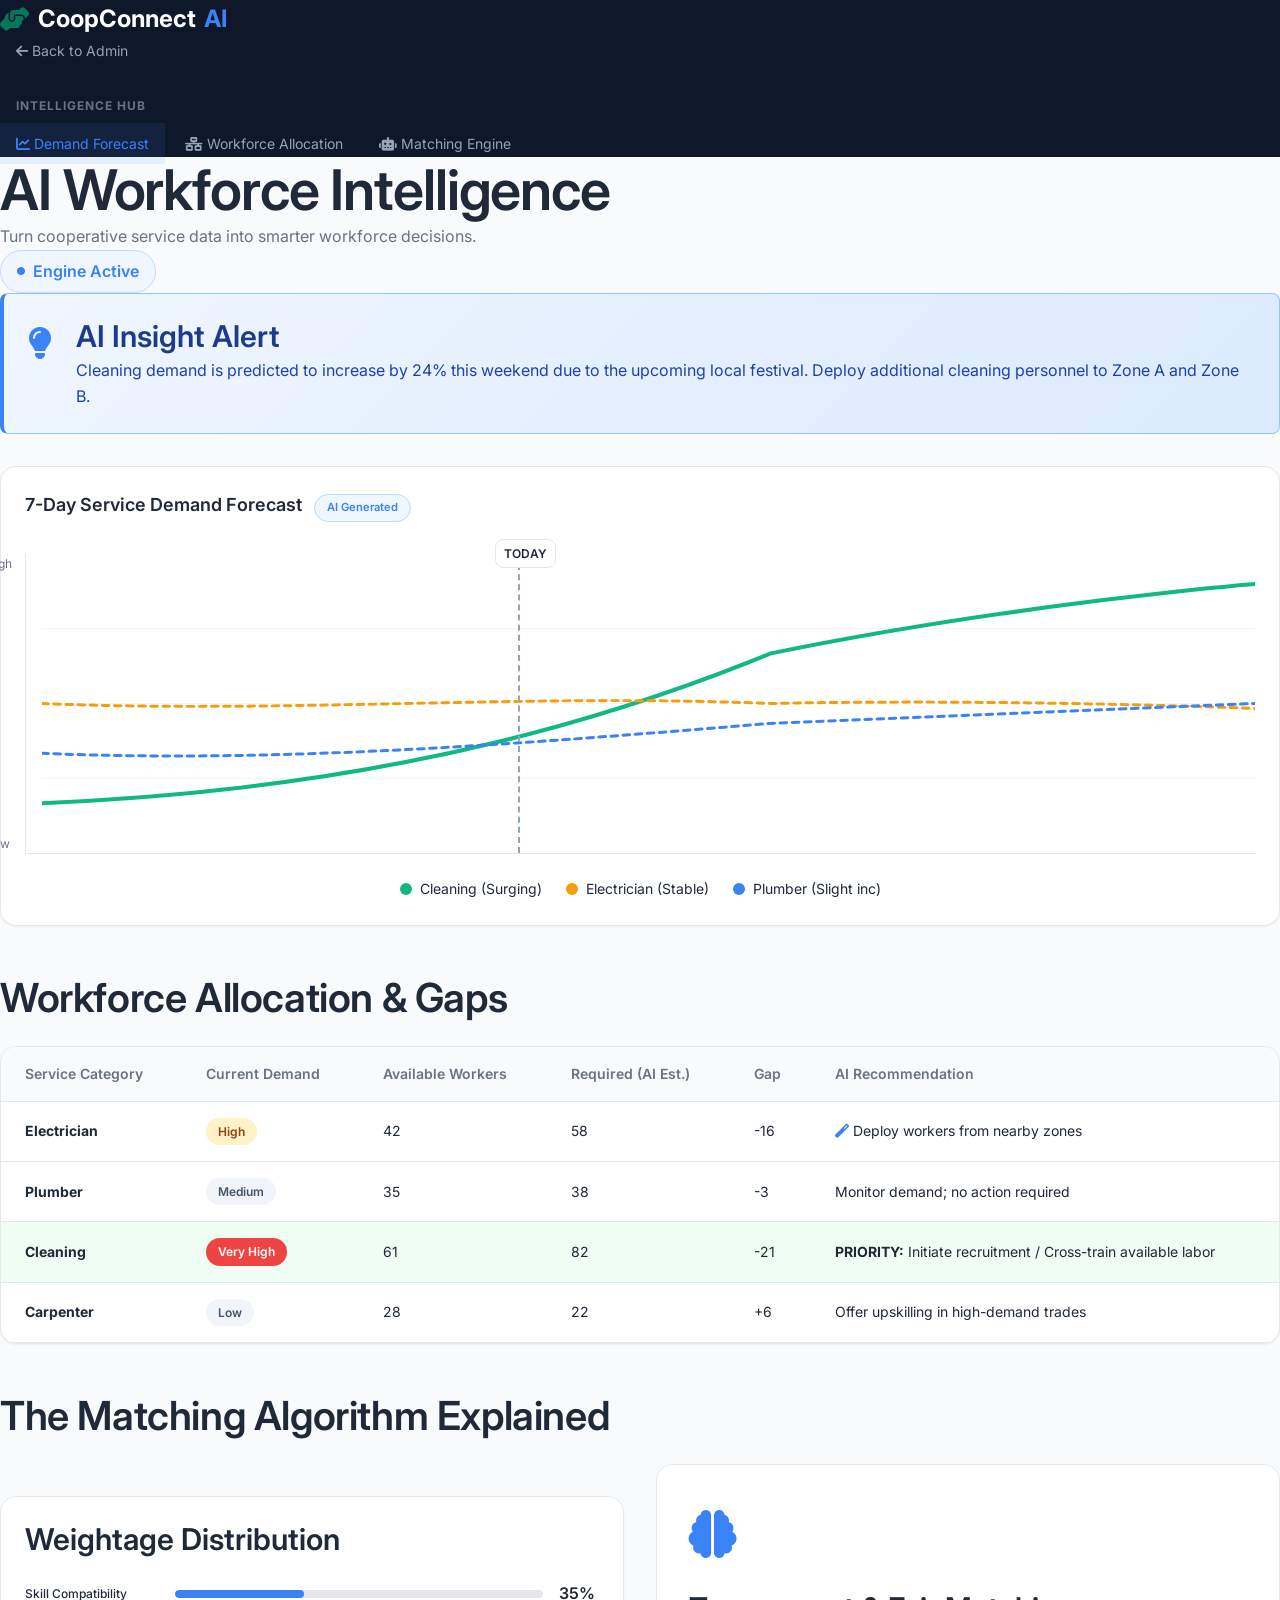
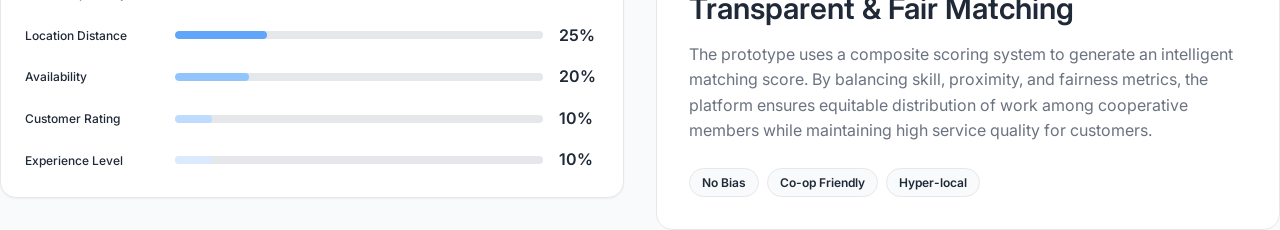
<file: ai-insights.html>
<!DOCTYPE html>
<html lang="en">
<head>
    <meta charset="UTF-8">
    <meta name="viewport" content="width=device-width, initial-scale=1.0">
    <title>AI Insights - CoopConnect AI</title>
    <link rel="stylesheet" href="css/style.css">
    <link rel="stylesheet" href="css/admin.css">
    <link rel="stylesheet" href="https://cdnjs.cloudflare.com/ajax/libs/font-awesome/6.4.0/css/all.min.css">
</head>
<body>
    <div class="app-layout">
        <aside class="sidebar admin-sidebar">
            <div class="sidebar-header">
                <a href="index.html" class="logo">
                    <i class="fas fa-hands-helping text-primary"></i> CoopConnect <span style="color: var(--ai);">AI</span>
                </a>
            </div>
            
            <nav class="sidebar-nav">
                <a href="admin.html" class="nav-item"><i class="fas fa-arrow-left"></i> Back to Admin</a>
                <div style="margin: 2rem 0 1rem; padding-left: 1rem; font-size: 0.75rem; color: #64748b; text-transform: uppercase; font-weight: 700; letter-spacing: 1px;">Intelligence Hub</div>
                <a href="#forecast" class="nav-item active" style="background: rgba(59, 130, 246, 0.1); color: var(--ai);"><i class="fas fa-chart-line"></i> Demand Forecast</a>
                <a href="#allocation" class="nav-item"><i class="fas fa-network-wired"></i> Workforce Allocation</a>
                <a href="#matching" class="nav-item"><i class="fas fa-robot"></i> Matching Engine</a>
            </nav>
        </aside>

        <main class="main-content">
            <header class="dashboard-header animate-fade-in-up">
                <div class="user-greeting">
                    <h1>AI Workforce Intelligence</h1>
                    <p class="text-muted">Turn cooperative service data into smarter workforce decisions.</p>
                </div>
                <div class="badge badge-ai" style="font-size: 1rem; padding: 0.5rem 1rem;"><i class="fas fa-circle text-ai" style="font-size: 0.5rem; margin-right: 0.5rem; animation: pulse 2s infinite;"></i> Engine Active</div>
            </header>

            <!-- Demand Forecast -->
            <section id="forecast" class="animate-fade-in-up" style="animation-delay: 0.1s; margin-bottom: 3rem;">
                <div class="ai-insight-banner mb-6" style="margin-bottom: 2rem;">
                    <div class="ai-insight-icon"><i class="fas fa-lightbulb"></i></div>
                    <div>
                        <h3 style="color: #1e3a8a; margin-bottom: 0.25rem;">AI Insight Alert</h3>
                        <p style="color: #1e40af;">Cleaning demand is predicted to increase by 24% this weekend due to the upcoming local festival. Deploy additional cleaning personnel to Zone A and Zone B.</p>
                    </div>
                </div>

                <div class="admin-chart-card">
                    <div class="chart-title">
                        <span>7-Day Service Demand Forecast <span class="badge badge-ai" style="font-size: 0.7rem; margin-left: 0.5rem;">AI Generated</span></span>
                    </div>
                    
                    <div style="position: relative; height: 300px; margin-top: 2rem; border-left: 1px solid var(--border); border-bottom: 1px solid var(--border); padding-left: 1rem;">
                        <!-- Y Axis labels -->
                        <div style="position: absolute; left: -40px; top: 0; color: var(--text-muted); font-size: 0.75rem;">High</div>
                        <div style="position: absolute; left: -40px; bottom: 0; color: var(--text-muted); font-size: 0.75rem;">Low</div>
                        
                        <!-- SVG Curve Mockup representing forecast -->
                        <svg width="100%" height="100%" viewBox="0 0 1000 300" preserveAspectRatio="none">
                            <!-- Grid lines -->
                            <line x1="0" y1="75" x2="1000" y2="75" stroke="#f1f5f9" stroke-width="1" />
                            <line x1="0" y1="150" x2="1000" y2="150" stroke="#f1f5f9" stroke-width="1" />
                            <line x1="0" y1="225" x2="1000" y2="225" stroke="#f1f5f9" stroke-width="1" />
                            
                            <!-- Cleaning (Surging) -->
                            <path d="M0,250 C200,240 400,200 600,100 C800,50 1000,30 1000,30" fill="none" stroke="#10b981" stroke-width="4" stroke-linecap="round" />
                            
                            <!-- Electrician (Stable) -->
                            <path d="M0,150 C200,160 400,140 600,150 C800,145 1000,155 1000,155" fill="none" stroke="#f59e0b" stroke-width="3" stroke-linecap="round" stroke-dasharray="5,5" />
                            
                            <!-- Plumber (Slight increase) -->
                            <path d="M0,200 C200,210 400,190 600,170 C800,160 1000,150 1000,150" fill="none" stroke="#3b82f6" stroke-width="3" stroke-linecap="round" stroke-dasharray="5,5" />
                        </svg>
                        
                        <!-- Current Day Indicator -->
                        <div style="position: absolute; left: 40%; top: 0; bottom: 0; border-left: 2px dashed #94a3b8;">
                            <div style="background: var(--surface); border: 1px solid var(--border); padding: 0.25rem 0.5rem; border-radius: var(--radius); font-size: 0.75rem; font-weight: 600; position: absolute; top: -15px; left: -25px;">TODAY</div>
                        </div>
                    </div>
                    
                    <!-- Legend -->
                    <div class="flex justify-center gap-6 mt-4" style="margin-top: 1.5rem;">
                        <div class="flex items-center gap-2" style="font-size: 0.875rem;"><span style="display:inline-block; width:12px; height:12px; background:#10b981; border-radius:50%;"></span> Cleaning (Surging)</div>
                        <div class="flex items-center gap-2" style="font-size: 0.875rem;"><span style="display:inline-block; width:12px; height:12px; background:#f59e0b; border-radius:50%;"></span> Electrician (Stable)</div>
                        <div class="flex items-center gap-2" style="font-size: 0.875rem;"><span style="display:inline-block; width:12px; height:12px; background:#3b82f6; border-radius:50%;"></span> Plumber (Slight inc)</div>
                    </div>
                </div>
            </section>

            <!-- Workforce Allocation -->
            <section id="allocation" class="animate-fade-in-up" style="animation-delay: 0.2s; margin-bottom: 3rem;">
                <h2 style="margin-bottom: 1.5rem;">Workforce Allocation & Gaps</h2>
                
                <div class="data-table-container" style="margin-top: 0;">
                    <table class="data-table">
                        <thead>
                            <tr>
                                <th>Service Category</th>
                                <th>Current Demand</th>
                                <th>Available Workers</th>
                                <th>Required (AI Est.)</th>
                                <th>Gap</th>
                                <th>AI Recommendation</th>
                            </tr>
                        </thead>
                        <tbody>
                            <tr>
                                <td><strong>Electrician</strong></td>
                                <td><span class="badge badge-warning">High</span></td>
                                <td>42</td>
                                <td>58</td>
                                <td><span class="text-danger font-bold">-16</span></td>
                                <td><i class="fas fa-magic text-ai"></i> Deploy workers from nearby zones</td>
                            </tr>
                            <tr>
                                <td><strong>Plumber</strong></td>
                                <td><span class="badge" style="background:#f1f5f9; color:#475569;">Medium</span></td>
                                <td>35</td>
                                <td>38</td>
                                <td><span class="text-warning font-bold">-3</span></td>
                                <td>Monitor demand; no action required</td>
                            </tr>
                            <tr style="background-color: #f0fdf4;">
                                <td><strong>Cleaning</strong></td>
                                <td><span class="badge badge-success" style="background:#ef4444; color:white;">Very High</span></td>
                                <td>61</td>
                                <td>82</td>
                                <td><span class="text-danger font-bold">-21</span></td>
                                <td><strong>PRIORITY:</strong> Initiate recruitment / Cross-train available labor</td>
                            </tr>
                            <tr>
                                <td><strong>Carpenter</strong></td>
                                <td><span class="badge" style="background:#f1f5f9; color:#475569;">Low</span></td>
                                <td>28</td>
                                <td>22</td>
                                <td><span class="text-success font-bold">+6</span></td>
                                <td>Offer upskilling in high-demand trades</td>
                            </tr>
                        </tbody>
                    </table>
                </div>
            </section>

            <!-- AI Matching Explanation -->
            <section id="matching" class="animate-fade-in-up" style="animation-delay: 0.3s;">
                <h2 style="margin-bottom: 1.5rem;">The Matching Algorithm Explained</h2>
                
                <div class="grid grid-cols-2 gap-8 items-center">
                    <div class="admin-chart-card">
                        <h3 style="margin-bottom: 1.5rem;">Weightage Distribution</h3>
                        
                        <div class="css-h-chart">
                            <div class="css-h-row">
                                <div class="css-h-lbl" style="width: 150px;">Skill Compatibility</div>
                                <div class="css-h-bar-container"><div class="css-h-bar" style="width: 35%; background: var(--ai);"></div></div>
                                <div style="margin-left: 1rem; font-weight: 600; width: 40px;">35%</div>
                            </div>
                            <div class="css-h-row">
                                <div class="css-h-lbl" style="width: 150px;">Location Distance</div>
                                <div class="css-h-bar-container"><div class="css-h-bar" style="width: 25%; background: #60a5fa;"></div></div>
                                <div style="margin-left: 1rem; font-weight: 600; width: 40px;">25%</div>
                            </div>
                            <div class="css-h-row">
                                <div class="css-h-lbl" style="width: 150px;">Availability</div>
                                <div class="css-h-bar-container"><div class="css-h-bar" style="width: 20%; background: #93c5fd;"></div></div>
                                <div style="margin-left: 1rem; font-weight: 600; width: 40px;">20%</div>
                            </div>
                            <div class="css-h-row">
                                <div class="css-h-lbl" style="width: 150px;">Customer Rating</div>
                                <div class="css-h-bar-container"><div class="css-h-bar" style="width: 10%; background: #bfdbfe;"></div></div>
                                <div style="margin-left: 1rem; font-weight: 600; width: 40px;">10%</div>
                            </div>
                            <div class="css-h-row">
                                <div class="css-h-lbl" style="width: 150px;">Experience Level</div>
                                <div class="css-h-bar-container"><div class="css-h-bar" style="width: 10%; background: #dbeafe;"></div></div>
                                <div style="margin-left: 1rem; font-weight: 600; width: 40px;">10%</div>
                            </div>
                        </div>
                    </div>
                    
                    <div>
                        <div style="background: white; padding: 2rem; border-radius: var(--radius-lg); border: 1px solid var(--border);">
                            <div style="font-size: 3rem; color: var(--ai); margin-bottom: 1rem;"><i class="fas fa-brain"></i></div>
                            <h3 style="margin-bottom: 1rem;">Transparent & Fair Matching</h3>
                            <p class="text-muted" style="margin-bottom: 1.5rem; line-height: 1.6;">The prototype uses a composite scoring system to generate an intelligent matching score. By balancing skill, proximity, and fairness metrics, the platform ensures equitable distribution of work among cooperative members while maintaining high service quality for customers.</p>
                            
                            <div class="flex gap-2">
                                <span class="badge" style="background: var(--background); border: 1px solid var(--border);">No Bias</span>
                                <span class="badge" style="background: var(--background); border: 1px solid var(--border);">Co-op Friendly</span>
                                <span class="badge" style="background: var(--background); border: 1px solid var(--border);">Hyper-local</span>
                            </div>
                        </div>
                    </div>
                </div>
            </section>
        </main>
    </div>
</body>
</html>
</file>
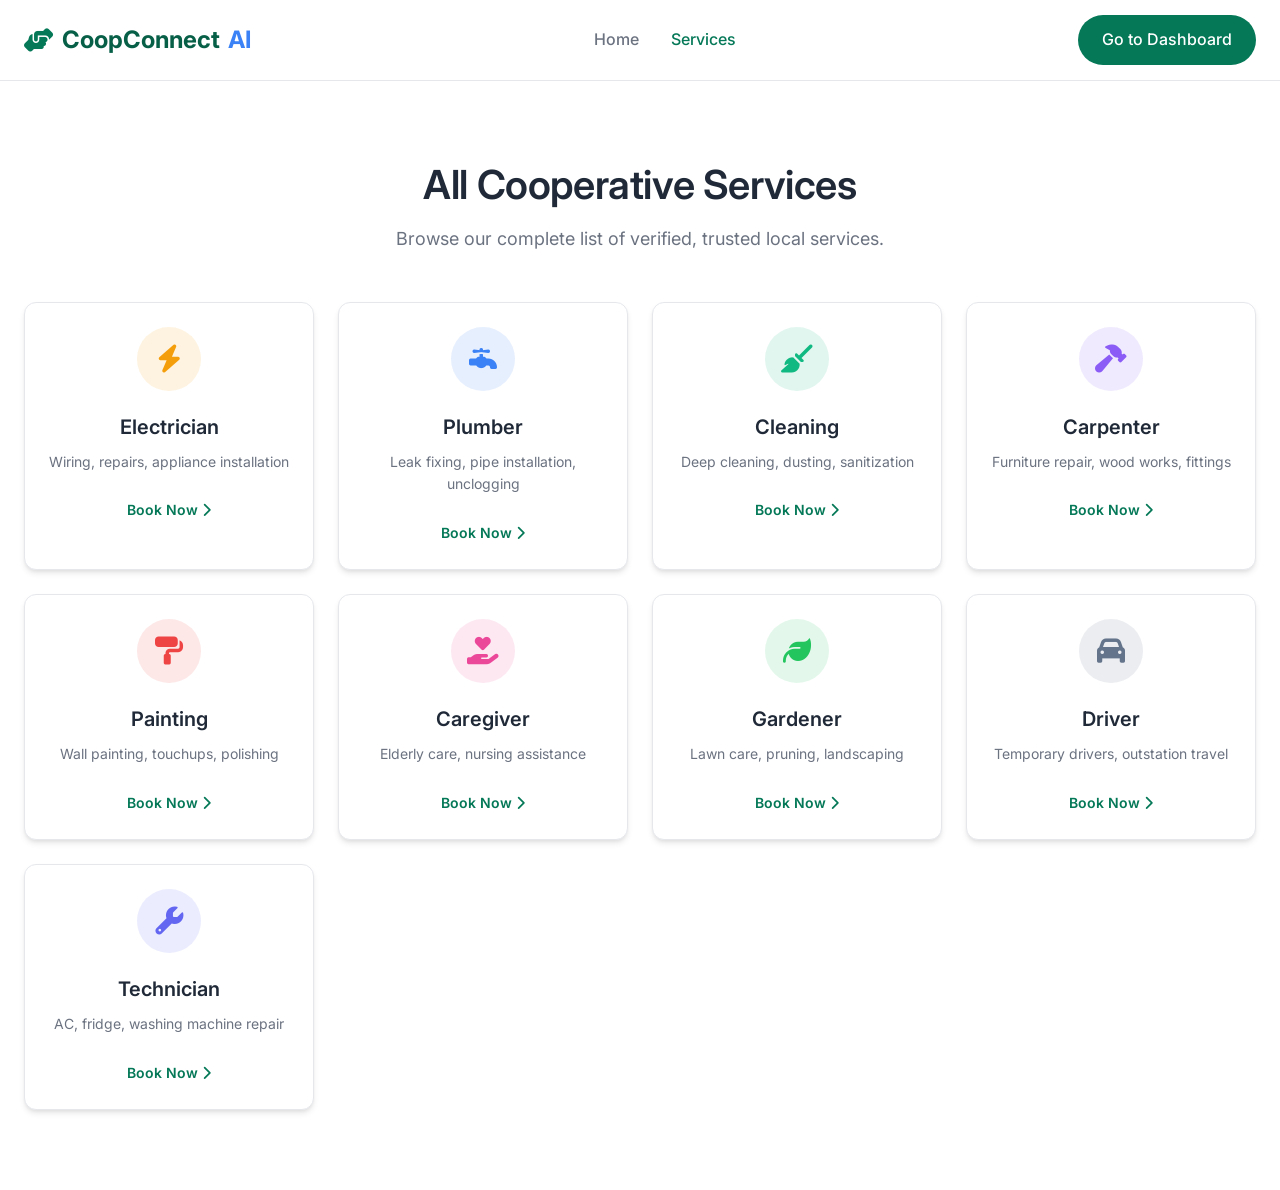
<file: services.html>
<!DOCTYPE html>
<html lang="en">
<head>
    <meta charset="UTF-8">
    <meta name="viewport" content="width=device-width, initial-scale=1.0">
    <title>Services - CoopConnect AI</title>
    <link rel="stylesheet" href="css/style.css">
    <link rel="stylesheet" href="https://cdnjs.cloudflare.com/ajax/libs/font-awesome/6.4.0/css/all.min.css">
</head>
<body>
    <nav class="navbar">
        <div class="container nav-container">
            <a href="index.html" class="logo">
                <i class="fas fa-hands-helping text-primary"></i>
                CoopConnect <span>AI</span>
            </a>
            
            <div class="nav-links">
                <a href="index.html">Home</a>
                <a href="services.html" style="color: var(--primary);">Services</a>
            </div>

            <div class="flex items-center gap-4">
                <a href="customer.html" class="btn btn-primary">Go to Dashboard</a>
            </div>
        </div>
    </nav>

    <section class="section section-light" style="min-height: calc(100vh - 80px);">
        <div class="container">
            <div class="section-title">
                <h2>All Cooperative Services</h2>
                <p>Browse our complete list of verified, trusted local services.</p>
            </div>
            
            <div class="grid grid-cols-4 gap-6" id="allServicesGrid">
                <!-- Populated by JS -->
            </div>
        </div>
    </section>

    <script src="js/data.js"></script>
    <script>
        document.addEventListener('DOMContentLoaded', () => {
            const grid = document.getElementById('allServicesGrid');
            if (!grid) return;
            
            DATA.services.forEach(service => {
                const div = document.createElement('div');
                div.className = 'card animate-fade-in-up';
                div.style.textAlign = 'center';
                div.style.cursor = 'pointer';
                div.innerHTML = `
                    <div style="width: 64px; height: 64px; margin: 0 auto 1.5rem; border-radius: 50%; display: flex; align-items: center; justify-content: center; font-size: 1.75rem; background: ${service.color}20; color: ${service.color}; transition: all 0.3s ease;">
                        <i class="fas ${service.icon}"></i>
                    </div>
                    <h3 style="font-size: 1.25rem; margin-bottom: 0.75rem;">${service.name}</h3>
                    <p style="color: var(--text-muted); font-size: 0.875rem; margin-bottom: 1.5rem;">${service.desc}</p>
                    <span style="color: var(--primary); font-weight: 600; font-size: 0.875rem;">Book Now <i class="fas fa-chevron-right"></i></span>
                `;
                
                div.addEventListener('click', () => {
                    window.location.href = 'customer.html';
                });
                
                grid.appendChild(div);
            });
        });
    </script>
</body>
</html>
</file>
<file: css/style.css>
/* 
 * CoopConnect AI - Core Stylesheet
 */

@import url('https://fonts.googleapis.com/css2?family=Inter:wght@300;400;500;600;700&display=swap');

:root {
    /* Primary Colors */
    --primary: #047857; /* Deep Emerald */
    --primary-dark: #065f46;
    --primary-light: #10b981;
    --primary-bg: #d1fae5;
    
    /* Neutral Colors */
    --background: #f9fafb;
    --surface: #ffffff;
    --text: #1f2937; /* Dark Charcoal */
    --text-muted: #6b7280; /* Soft Gray */
    --border: #e5e7eb;
    
    /* Semantic Colors */
    --success: #10b981;
    --warning: #f59e0b;
    --danger: #ef4444;
    --ai: #3b82f6; /* Blue accent for AI */
    --ai-bg: #eff6ff;

    /* Shadow */
    --shadow-sm: 0 1px 2px 0 rgba(0, 0, 0, 0.05);
    --shadow: 0 4px 6px -1px rgba(0, 0, 0, 0.1), 0 2px 4px -1px rgba(0, 0, 0, 0.06);
    --shadow-md: 0 10px 15px -3px rgba(0, 0, 0, 0.1), 0 4px 6px -2px rgba(0, 0, 0, 0.05);
    --shadow-lg: 0 20px 25px -5px rgba(0, 0, 0, 0.1), 0 10px 10px -5px rgba(0, 0, 0, 0.04);
    
    /* Border Radius */
    --radius-sm: 0.375rem;
    --radius: 0.5rem;
    --radius-md: 0.75rem;
    --radius-lg: 1rem;
    --radius-full: 9999px;
    
    /* Layout */
    --max-width: 1280px;
}

* {
    margin: 0;
    padding: 0;
    box-sizing: border-box;
    font-family: 'Inter', sans-serif;
}

body {
    background-color: var(--background);
    color: var(--text);
    line-height: 1.6;
    -webkit-font-smoothing: antialiased;
}

a {
    text-decoration: none;
    color: inherit;
}

ul {
    list-style: none;
}

button {
    cursor: pointer;
    border: none;
    background: none;
    font-family: 'Inter', sans-serif;
}

/* Typography */
h1, h2, h3, h4, h5, h6 {
    color: var(--text);
    font-weight: 600;
    line-height: 1.2;
}

h1 { font-size: 3.5rem; letter-spacing: -0.02em; }
h2 { font-size: 2.5rem; letter-spacing: -0.01em; }
h3 { font-size: 1.875rem; }
h4 { font-size: 1.5rem; }

.text-muted { color: var(--text-muted); }
.text-primary { color: var(--primary); }
.text-ai { color: var(--ai); }

/* Layout Utilities */
.container {
    max-width: var(--max-width);
    margin: 0 auto;
    padding: 0 1.5rem;
}

.flex { display: flex; }
.flex-col { flex-direction: column; }
.items-center { align-items: center; }
.justify-between { justify-content: space-between; }
.justify-center { justify-content: center; }
.gap-2 { gap: 0.5rem; }
.gap-4 { gap: 1rem; }
.gap-6 { gap: 1.5rem; }
.gap-8 { gap: 2rem; }

.grid { display: grid; }
.grid-cols-2 { grid-template-columns: repeat(2, 1fr); }
.grid-cols-3 { grid-template-columns: repeat(3, 1fr); }
.grid-cols-4 { grid-template-columns: repeat(4, 1fr); }

/* Components */
.btn {
    display: inline-flex;
    align-items: center;
    justify-content: center;
    padding: 0.75rem 1.5rem;
    border-radius: var(--radius-full);
    font-weight: 500;
    transition: all 0.2s ease;
    gap: 0.5rem;
}

.btn-primary {
    background-color: var(--primary);
    color: white;
}
.btn-primary:hover {
    background-color: var(--primary-dark);
    box-shadow: var(--shadow-md);
    transform: translateY(-1px);
}

.btn-outline {
    background-color: transparent;
    color: var(--primary);
    border: 1px solid var(--primary);
}
.btn-outline:hover {
    background-color: var(--primary-bg);
}

.btn-ai {
    background-color: var(--ai);
    color: white;
}
.btn-ai:hover {
    background-color: #2563eb;
    box-shadow: 0 4px 14px 0 rgba(59, 130, 246, 0.39);
}

.card {
    background-color: var(--surface);
    border-radius: var(--radius-md);
    padding: 1.5rem;
    box-shadow: var(--shadow);
    border: 1px solid var(--border);
    transition: transform 0.2s ease, box-shadow 0.2s ease;
}

.card:hover {
    transform: translateY(-2px);
    box-shadow: var(--shadow-md);
}

.badge {
    display: inline-flex;
    align-items: center;
    padding: 0.25rem 0.75rem;
    border-radius: var(--radius-full);
    font-size: 0.75rem;
    font-weight: 600;
}

.badge-success { background-color: #d1fae5; color: #065f46; }
.badge-ai { background-color: var(--ai-bg); color: var(--ai); border: 1px solid #bfdbfe; }
.badge-warning { background-color: #fef3c7; color: #92400e; }

/* Navigation */
.navbar {
    background-color: rgba(255, 255, 255, 0.9);
    backdrop-filter: blur(10px);
    position: sticky;
    top: 0;
    z-index: 100;
    border-bottom: 1px solid var(--border);
}

.nav-container {
    height: 80px;
    display: flex;
    align-items: center;
    justify-content: space-between;
}

.logo {
    font-size: 1.5rem;
    font-weight: 700;
    color: var(--primary-dark);
    display: flex;
    align-items: center;
    gap: 0.5rem;
}

.logo span {
    color: var(--ai);
}

.nav-links {
    display: flex;
    gap: 2rem;
}

.nav-links a {
    color: var(--text-muted);
    font-weight: 500;
    transition: color 0.2s;
}

.nav-links a:hover {
    color: var(--primary);
}

/* Sections */
.section {
    padding: 5rem 0;
}
.section-light {
    background-color: var(--surface);
}

.section-title {
    text-align: center;
    margin-bottom: 3rem;
}

.section-title h2 {
    margin-bottom: 1rem;
}

.section-title p {
    color: var(--text-muted);
    max-width: 600px;
    margin: 0 auto;
    font-size: 1.125rem;
}

/* Modal */
.modal-overlay {
    position: fixed;
    top: 0;
    left: 0;
    width: 100%;
    height: 100%;
    background-color: rgba(0, 0, 0, 0.5);
    backdrop-filter: blur(4px);
    display: flex;
    align-items: center;
    justify-content: center;
    z-index: 1000;
    opacity: 0;
    pointer-events: none;
    transition: opacity 0.3s ease;
}

.modal-overlay.active {
    opacity: 1;
    pointer-events: auto;
}

.modal {
    background: var(--surface);
    border-radius: var(--radius-lg);
    width: 90%;
    max-width: 500px;
    padding: 2rem;
    box-shadow: var(--shadow-lg);
    transform: translateY(20px);
    transition: transform 0.3s ease;
}

.modal-overlay.active .modal {
    transform: translateY(0);
}

.modal-header {
    display: flex;
    justify-content: space-between;
    align-items: center;
    margin-bottom: 1.5rem;
}

.modal-close {
    font-size: 1.5rem;
    color: var(--text-muted);
    cursor: pointer;
}

.modal-close:hover {
    color: var(--text);
}

/* Demo Options Grid */
.demo-options {
    display: grid;
    gap: 1rem;
}

.demo-option {
    display: flex;
    align-items: center;
    padding: 1rem;
    border: 1px solid var(--border);
    border-radius: var(--radius);
    text-decoration: none;
    color: inherit;
    transition: all 0.2s;
}

.demo-option:hover {
    border-color: var(--primary);
    background-color: var(--primary-bg);
}

.demo-option-icon {
    width: 48px;
    height: 48px;
    border-radius: var(--radius);
    background-color: var(--primary-bg);
    color: var(--primary);
    display: flex;
    align-items: center;
    justify-content: center;
    font-size: 1.5rem;
    margin-right: 1rem;
}

.demo-option-text h4 {
    margin-bottom: 0.25rem;
    font-size: 1.125rem;
}

.demo-option-text p {
    font-size: 0.875rem;
    color: var(--text-muted);
}

/* Forms */
.form-group {
    margin-bottom: 1.5rem;
}
.form-label {
    display: block;
    margin-bottom: 0.5rem;
    font-weight: 500;
    color: var(--text);
}
.form-control {
    width: 100%;
    padding: 0.75rem 1rem;
    border: 1px solid var(--border);
    border-radius: var(--radius);
    font-family: inherit;
    font-size: 1rem;
    transition: border-color 0.2s, box-shadow 0.2s;
}
.form-control:focus {
    outline: none;
    border-color: var(--primary);
    box-shadow: 0 0 0 3px var(--primary-bg);
}

/* Animations */
@keyframes fadeInUp {
    from {
        opacity: 0;
        transform: translateY(20px);
    }
    to {
        opacity: 1;
        transform: translateY(0);
    }
}

.animate-fade-in-up {
    animation: fadeInUp 0.6s ease forwards;
}

/* Responsive */
@media (max-width: 768px) {
    .grid-cols-2, .grid-cols-3, .grid-cols-4 {
        grid-template-columns: 1fr;
    }
    .nav-links {
        display: none;
    }
    h1 { font-size: 2.5rem; }
    h2 { font-size: 2rem; }
}
</file>
<file: css/admin.css>
/* Admin Dashboard Styles */

body {
    background-color: #f8fafc;
}

/* Sidebar Override */
.admin-sidebar {
    background-color: #0f172a;
    color: white;
}

.admin-sidebar .nav-item {
    color: #94a3b8;
    padding: 0.75rem 1rem;
    font-size: 0.875rem;
}

.admin-sidebar .nav-item:hover, .admin-sidebar .nav-item.active {
    background-color: #1e293b;
    color: white;
}

.admin-sidebar .logo {
    color: white;
}

/* Stats Cards */
.admin-stats-grid {
    display: grid;
    grid-template-columns: repeat(3, 1fr);
    gap: 1.5rem;
    margin-bottom: 2rem;
}

.admin-stat-card {
    background: white;
    border-radius: var(--radius-lg);
    padding: 1.5rem;
    box-shadow: var(--shadow-sm);
    border: 1px solid var(--border);
    display: flex;
    align-items: center;
    gap: 1.5rem;
}

.admin-stat-icon {
    width: 60px;
    height: 60px;
    border-radius: var(--radius);
    display: flex;
    align-items: center;
    justify-content: center;
    font-size: 1.5rem;
}

.admin-stat-val {
    font-size: 1.75rem;
    font-weight: 700;
    color: var(--text);
    line-height: 1.2;
}

.admin-stat-lbl {
    font-size: 0.875rem;
    color: var(--text-muted);
}

/* Charts */
.admin-chart-card {
    background: white;
    border-radius: var(--radius-lg);
    padding: 1.5rem;
    box-shadow: var(--shadow-sm);
    border: 1px solid var(--border);
}

.chart-title {
    font-size: 1.125rem;
    font-weight: 600;
    margin-bottom: 1.5rem;
    display: flex;
    justify-content: space-between;
    align-items: center;
}

/* Bar Chart (CSS) */
.css-bar-chart {
    display: flex;
    align-items: flex-end;
    height: 200px;
    gap: 0.5rem;
    padding-bottom: 0.5rem;
    border-bottom: 1px solid var(--border);
}

.css-bar-col {
    flex: 1;
    display: flex;
    flex-direction: column;
    align-items: center;
    justify-content: flex-end;
    height: 100%;
}

.css-bar {
    width: 100%;
    background: var(--primary);
    border-radius: 2px 2px 0 0;
    transition: height 1s ease;
}

.css-bar-lbl {
    margin-top: 0.5rem;
    font-size: 0.7rem;
    color: var(--text-muted);
}

/* Horizontal Bar Chart (CSS) */
.css-h-chart {
    display: flex;
    flex-direction: column;
    gap: 1rem;
}

.css-h-row {
    display: flex;
    align-items: center;
}

.css-h-lbl {
    width: 80px;
    font-size: 0.75rem;
    font-weight: 500;
}

.css-h-bar-container {
    flex: 1;
    background: var(--border);
    height: 8px;
    border-radius: 4px;
    overflow: hidden;
}

.css-h-bar {
    height: 100%;
    border-radius: 4px;
    transition: width 1s ease;
}

/* Data Table */
.data-table-container {
    background: white;
    border-radius: var(--radius-lg);
    box-shadow: var(--shadow-sm);
    border: 1px solid var(--border);
    overflow: hidden;
    margin-top: 2rem;
}

.data-table-header {
    padding: 1.5rem;
    border-bottom: 1px solid var(--border);
    display: flex;
    justify-content: space-between;
    align-items: center;
}

.data-table {
    width: 100%;
    border-collapse: collapse;
}

.data-table th, .data-table td {
    padding: 1rem 1.5rem;
    text-align: left;
    border-bottom: 1px solid var(--border);
}

.data-table th {
    background-color: var(--background);
    font-weight: 600;
    color: var(--text-muted);
    font-size: 0.875rem;
}

.data-table td {
    font-size: 0.875rem;
}

.data-table tbody tr:hover {
    background-color: #f8fafc;
}

/* AI Insights Specifics */
.ai-insight-banner {
    background: linear-gradient(135deg, var(--ai-bg) 0%, #dbeafe 100%);
    border: 1px solid #93c5fd;
    border-left: 4px solid var(--ai);
    border-radius: var(--radius);
    padding: 1.5rem;
    display: flex;
    gap: 1.5rem;
    align-items: flex-start;
}

.ai-insight-icon {
    font-size: 2rem;
    color: var(--ai);
}

.gap-card {
    background: white;
    border: 1px solid var(--border);
    border-radius: var(--radius);
    padding: 1rem;
    text-align: center;
}

.gap-value {
    font-size: 2rem;
    font-weight: 700;
    color: var(--danger);
}

/* Verification Modal Grid */
.verify-grid {
    display: grid;
    grid-template-columns: 1fr 1fr;
    gap: 1rem;
    margin-bottom: 1.5rem;
}

.verify-item {
    background: var(--background);
    padding: 0.75rem;
    border-radius: var(--radius);
    border: 1px solid var(--border);
}

.verify-item-lbl {
    font-size: 0.75rem;
    color: var(--text-muted);
    margin-bottom: 0.25rem;
}

.verify-item-val {
    font-weight: 600;
}

.doc-upload {
    border: 1px dashed var(--border);
    padding: 1rem;
    text-align: center;
    border-radius: var(--radius);
    margin-top: 1rem;
    cursor: pointer;
}

@media (max-width: 992px) {
    .admin-stats-grid { grid-template-columns: repeat(2, 1fr); }
    .data-table-container { overflow-x: auto; }
}

@media (max-width: 768px) {
    .admin-stats-grid { grid-template-columns: 1fr; }
    .admin-sidebar { transform: translateX(-100%); }
    .data-table { min-width: 800px; }
}
</file>
